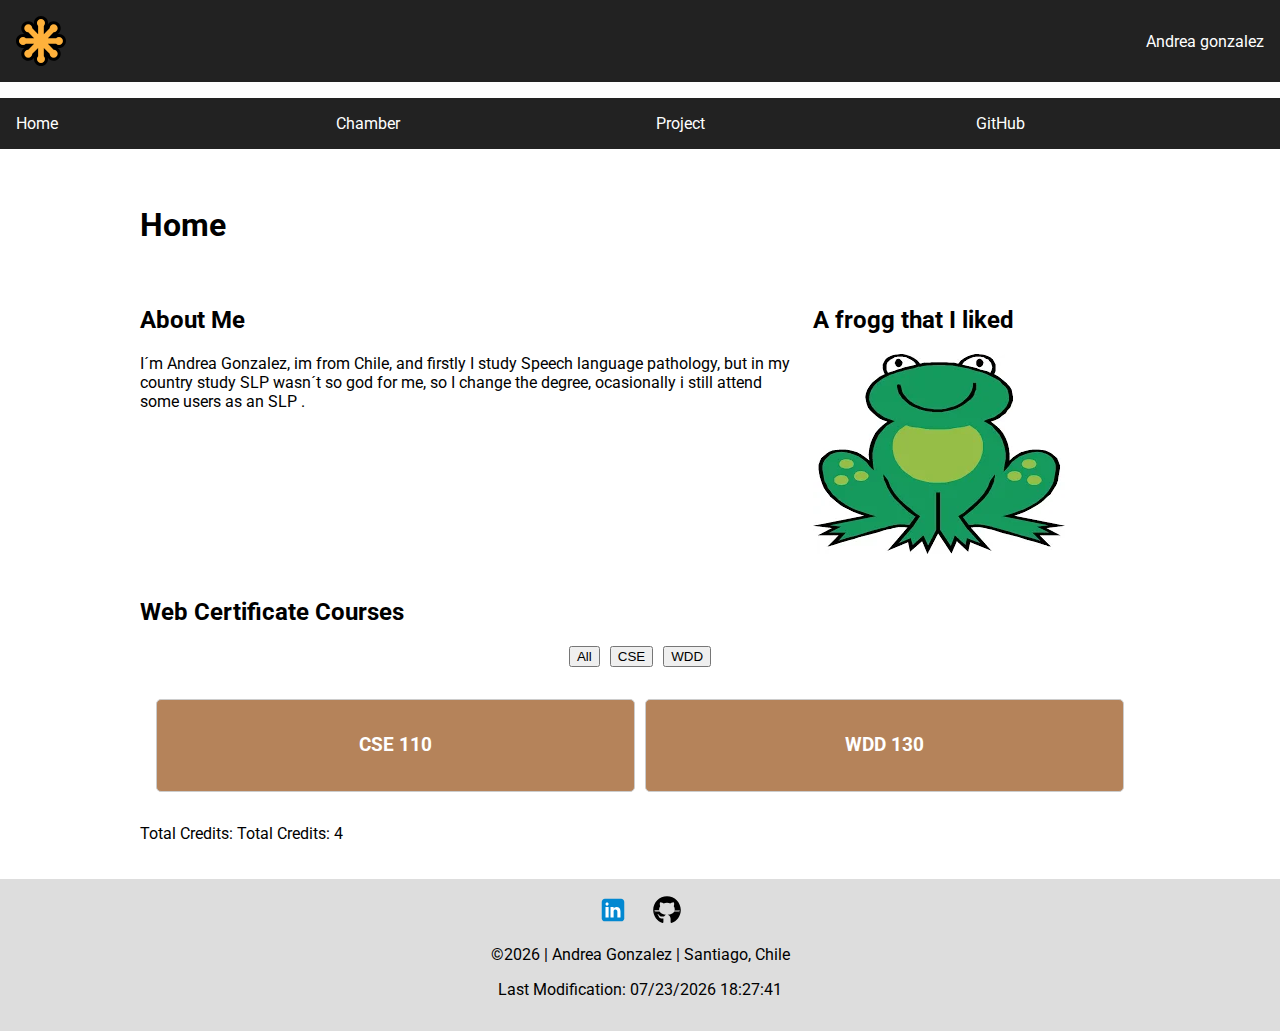
<file: index.html>
<!DOCTYPE html>
<html lang="en-US">
<head>
    <meta charset="UTF-8">
    <meta name="viewport" content="width=device-width, initial-scale=1.0">
    <title>WDD 231 - Course Home Page - Andrea Gonzalez</title>
    <meta name="description" content="This is the course home page for WDD 231, showcasing web development projects and course certification progress.">
    <meta name="author" content="Andrea Gonzalez">

    <link rel="preconnect" href="https://fonts.googleapis.com">
    <link rel="preconnect" href="https://fonts.gstatic.com" crossorigin>
    <link href="https://fonts.googleapis.com/css2?family=Roboto:wght@400;700&display=swap" rel="stylesheet">

    <link rel="stylesheet" href="styles/small.css">
    <link rel="stylesheet" href="styles/larger.css">

    <script src="scripts/navigation.js" defer></script>
    <script src="scripts/date.js" defer></script>
    <script src="scripts/courses.js" defer></script>
</head>
<body>
    <header>
        <img src="images/logo.svg" alt="Site Logo" width="50" height="50">
        <span>Andrea gonzalez</span>
        <button id="menu" aria-label="Toggle Menu">≡</button>
    </header>

    <nav>
        <ul class="navigation">
            <li><a href="index.html" class="active">Home</a></li>
            <li><a href="Chamber/index.html">Chamber</a></li>
            <li><a href="Project/index.html">Project</a></li>
            <li><a href="https://github.com/anndrea971" target="_blank">GitHub</a></li> </ul>
    </nav>

    <main>
        <h1>Home</h1>
        <section>
            <h2>About Me</h2>
            <p>I´m Andrea Gonzalez, im from Chile, and firstly I study Speech language pathology, but in my country study SLP wasn´t so god for me, so I change the degree, ocasionally i still attend some users as an SLP .</p>
        </section>

        <section>
            <h2>A frogg that I liked</h2>
            <img src="images/frog.webp" alt="A green frog sat" loading="lazy">
        </section>

        <section id="certificate">
            <h2>Web Certificate Courses</h2>
            <div class="filter-buttons">
                <button id="all">All</button>
                <button id="cse">CSE</button>
                <button id="wdd">WDD</button>
            </div>
            <div id="course-list">
                </div>
            <p>Total Credits: <span id="total-credits"></span></p>
        </section>
    </main>

    <footer>
        <div class="social-icons">
            <a href="#"><img src="images/icons8-linkedin.svg" alt="LinkedIn icon for thyis task" width="30"></a>
            <a href="#"><img src="images/icons8-github.svg" alt="GitHub icon for this task" width="30"></a>
        </div>
        <p>&copy;<span id="currentyear"></span> | Andrea Gonzalez | Santiago, Chile</p>
        <p id="lastModified"></p>
    </footer>
</body>
</html>
</file>
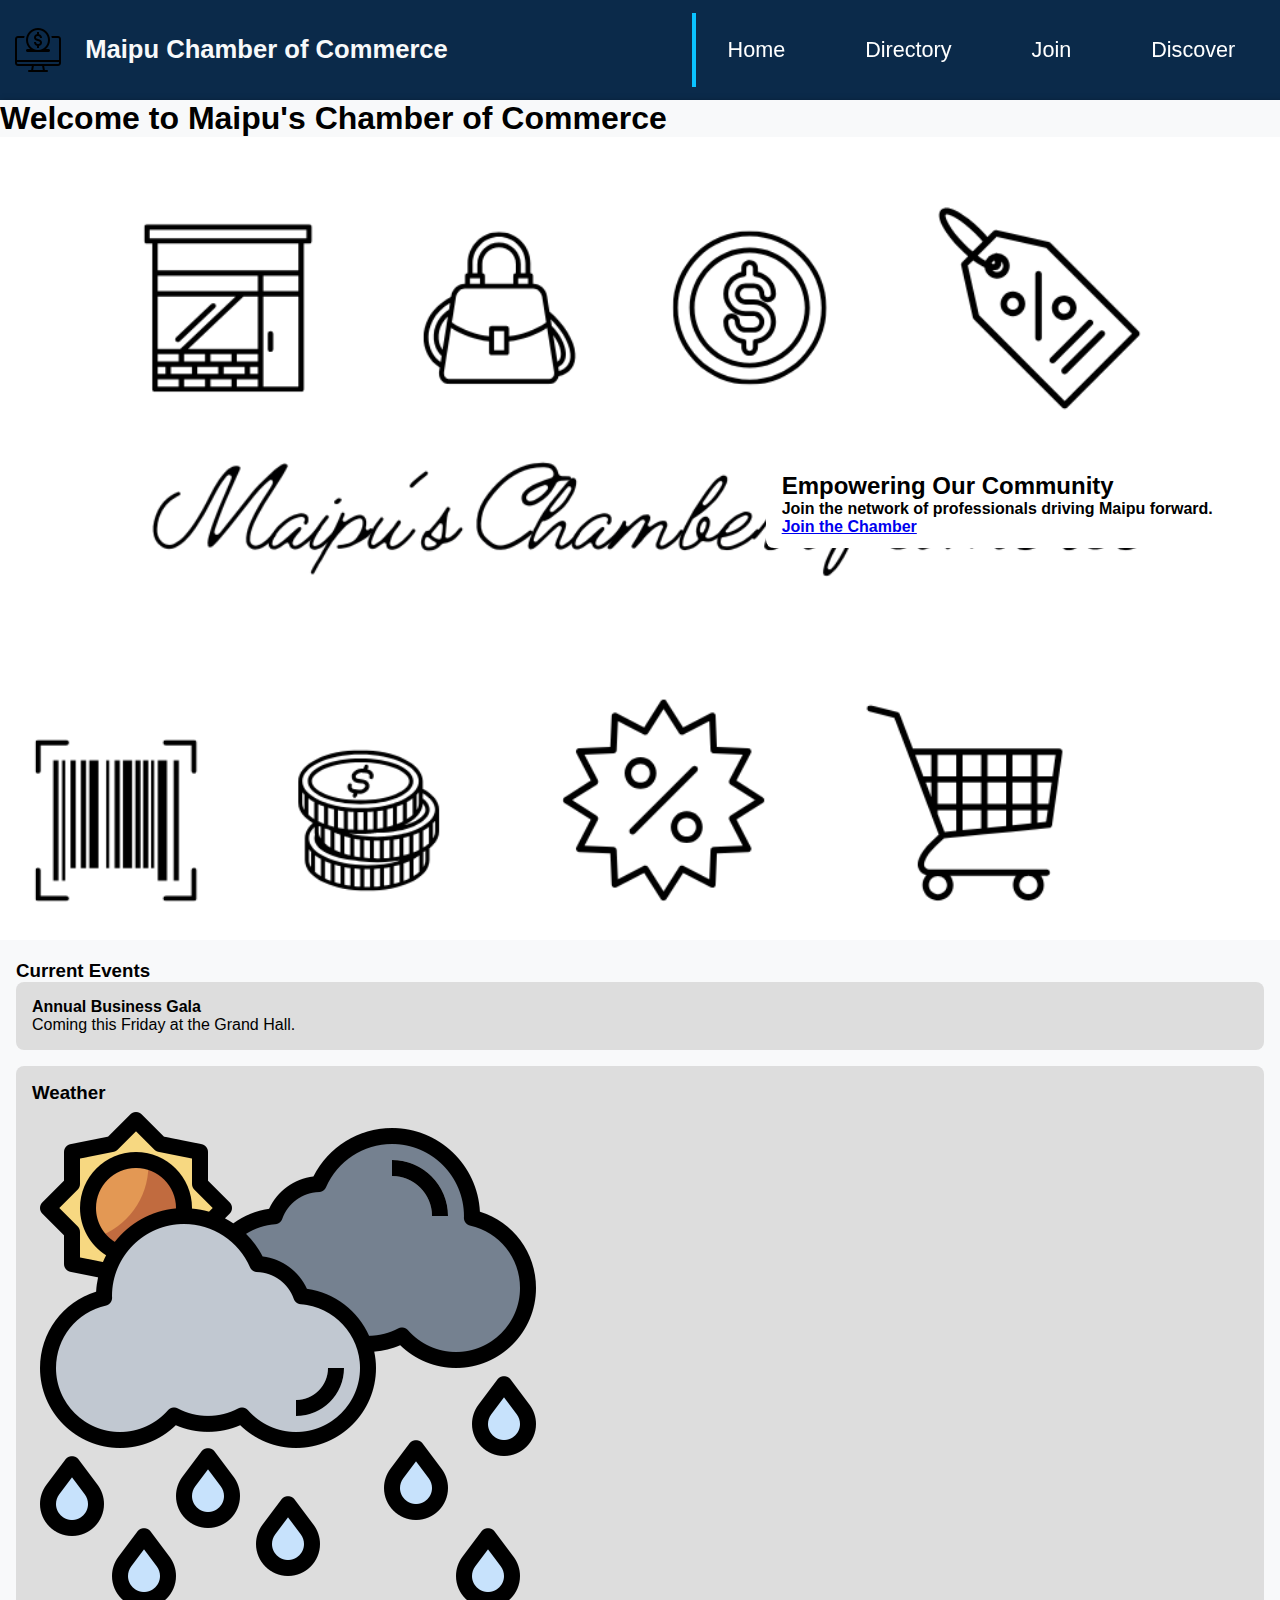
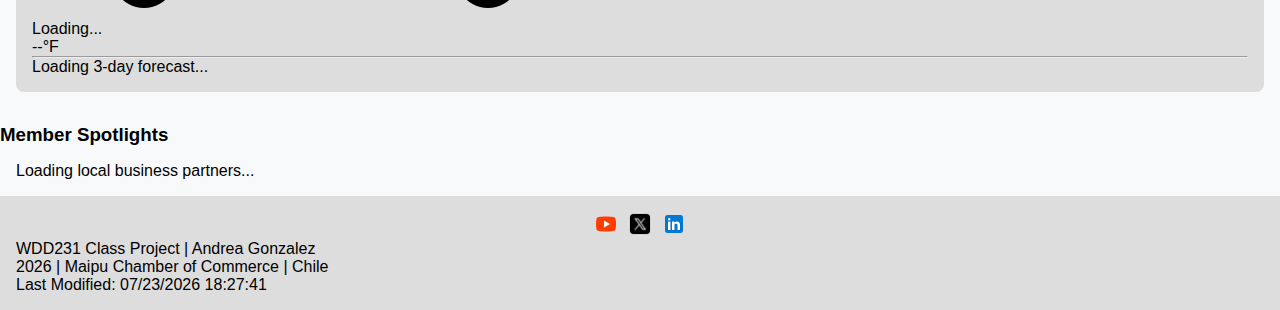
<file: chamber/index.html>
<!DOCTYPE html>
<html lang="en-US">
<head>
    <meta charset="UTF-8">
    <meta name="viewport" content="width=device-width, initial-scale=1.0">
    <title>WDD231 | Maipu Chamber of Commerce Home</title>

    <meta name="description" content="Welcome to the Maipu Chamber of Commerce home page. Connecting local businesses and community.">
    <meta name="author" content="Andrea Gonzalez">

    <meta property="og:title" content="Maipu Chamber of Commerce Home">
    <meta property="og:description" content="Connecting local businesses and community in Maipu.">
    <meta property="og:image" content="https://anndrea971.github.io/wdd231/chamber/images/share-image.jpg">
    <meta property="og:url" content="https://anndrea971.github.io/wdd231/chamber/index.html">
    <meta property="og:type" content="website">
    
    <link rel="icon" href="images/favicon.ico">

    <link rel="preconnect" href="https://fonts.googleapis.com">
    <link rel="preconnect" href="https://fonts.gstatic.com" crossorigin>
    <link href="https://fonts.googleapis.com/css2?family=Roboto:wght@400;700&display=swap" rel="stylesheet">

    <link rel="stylesheet" href="styles/main.css">
    <link rel="stylesheet" href="styles/base.css">

    <script src="scripts/main.js" defer></script>
    <script src="scripts/nav-footer.js" defer></script>
</head>

<body>
    <header class="header">
        <img src="images/chamber-logo.webp" alt="Chamber Logo" width="50" height="50" class="chamber-logo">

        <span>Maipu Chamber of Commerce</span>

        <button class="menu-btn" id="menu-btn" aria-label="Navigation">
            <img src="images/menu.svg" alt="Open Menu" width="32" height="32">
        </button>

        <div class="overlay" id="overlay"></div>

        <nav id="nav-bar" class="nav-bar">
            <button class="close-btn" id="close-btn" aria-label="Close Menu">
                <img src="images/cerrar.svg" alt="Close Button" width="32" height="32">
            </button>
            <ul class="nav-links">
                <li class="current"><a href="index.html">Home</a></li>
                <li><a href="directory.html">Directory</a></li>
                <li><a href="join.html">Join</a></li>
                <li><a href="discover.html">Discover</a></li>
            </ul>
        </nav>
    </header>

    <main>
        <h1>Welcome to Maipu's Chamber of Commerce</h1>

        <section class="hero">
            <picture>
                <source srcset="images/hero-large.webp" media="(min-width: 1000px)">
                <source srcset="images/hero-medium.webp" media="(min-width: 600px)">
                <img src="images/hero-small.webp" alt="Maipu's Business District" width="1200" height="600">
            </picture>
            <div class="cta">
                <h2>Empowering Our Community</h2>
                <p>Join the network of professionals driving Maipu forward.</p>
                <a href="join.html" class="btn">Join the Chamber</a>
            </div>
        </section>

        <div class="home-grid">
            <section class="events">
                <h3>Current Events</h3>
                <div class="event-card">
                    <h4>Annual Business Gala</h4>
                    <p>Coming this Friday at the Grand Hall.</p>
                </div>
            </section>

            <section class="weather-box">
                <h3>Weather</h3>
                <div id="current-weather">
                    <figure>
                        <img id="weather-icon" src="images/clima.png" alt="Weather icon">
                        <figcaption id="weather-desc">Loading...</figcaption>
                    </figure>
                    <p><span id="current-temp">--</span>&deg;F</p>
                </div>
                <hr>
                <div id="forecast">
                    <p>Loading 3-day forecast...</p>
                </div>
            </section>
        </div>

        <section class="spotlights">
            <h3>Member Spotlights</h3>
            <div id="member-container" class="grid">
                <p>Loading local business partners...</p>
            </div>
        </section>
    </main>

    <footer>

        <div class="social">
            <a href="#" target="_blank" rel="noopener noreferrer"><img src="images/youtube-icon.png" alt="YouTube" width="24"></a>
            <a href="#" target="_blank" rel="noopener noreferrer"><img src="images/twitter-icon.png" alt="Twitter" width="24"></a>
            <a href="#" target="_blank" rel="noopener noreferrer"><img src="images/linkedin-icon.png" alt="LinkedIn" width="24"></a>
        </div>

        <div class="details">
            <p>WDD231 Class Project | Andrea Gonzalez</p>
            <p><span id="currentyear"></span> | Maipu Chamber of Commerce | Chile</p>
            <p id="last-modified"></p>
        </div>
    </footer>
</body>
</html>
</file>
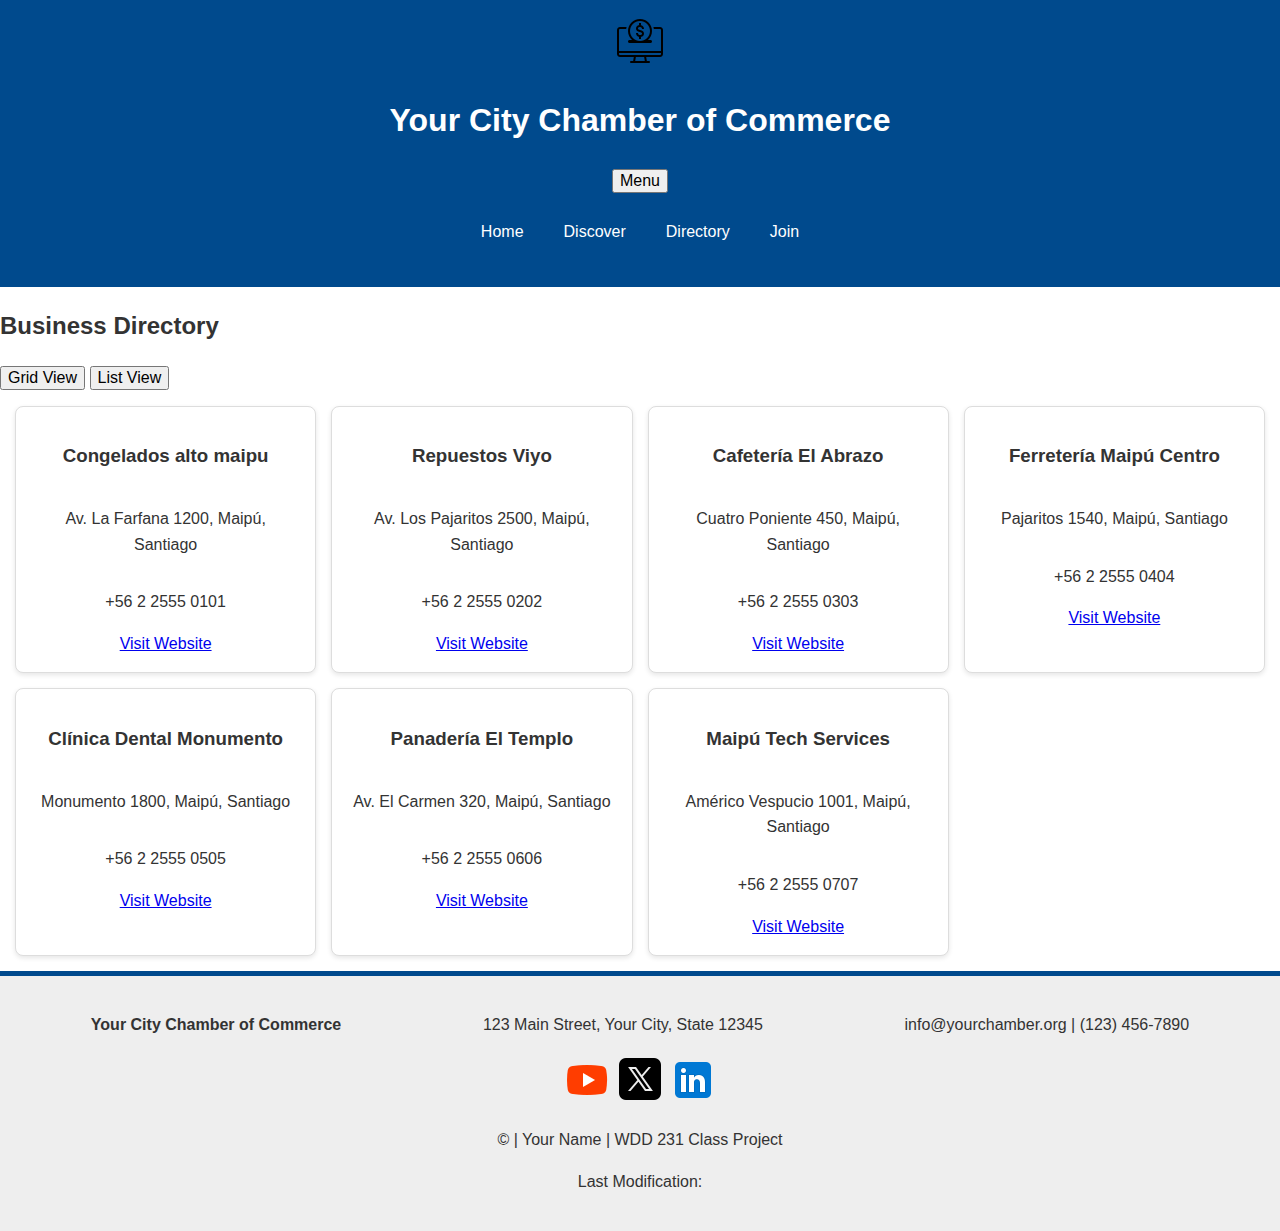
<file: chamber/directory.html>
<!DOCTYPE html>
<html lang="en">
<head>
    <meta charset="UTF-8">
    <meta name="viewport" content="width=device-width, initial-scale=1.0">
    <title>Business Directory | Your City Chamber of Commerce</title>
    
    <meta name="description" content="Directory of local businesses and organizations in our community.">
    <meta name="author" content="Your Name">
    <meta property="og:title" content="Chamber of Commerce Business Directory">
    <meta property="og:type" content="website">
    <meta property="og:image" content="https://yourdomain.com/chamber/images/share-image.jpg">
    <meta property="og:url" content="https://yourusername.github.io/wdd231/chamber/directory.html">
    
    <link rel="icon" href="images/favicon.ico">
    
    <link rel="stylesheet" href="styles/normalize.css">
    <link rel="stylesheet" href="styles/small.css">
    <link rel="stylesheet" href="styles/larger.css">
</head>
<body>
    <header>
        <div class="logo-container">
            <img src="images/chamber-logo.webp" alt="Chamber Logo">
            <h1>Your City Chamber of Commerce</h1>
        </div>
        <nav>
            <button id="menu-button">Menu</button>
            <ul class="nav-links">
                <li><a href="index.html">Home</a></li>
                <li><a href="discover.html">Discover</a></li>
                <li><a href="directory.html" class="active">Directory</a></li>
                <li><a href="join.html">Join</a></li>
            </ul>
        </nav>
    </header>

    <main>
        <h2>Business Directory</h2>
        
        <div class="menu-toggle">
            <button id="grid-view">Grid View</button>
            <button id="list-view">List View</button>
        </div>

        <article id="member-container" class="grid">
            </article>
    </main>

    <footer>
        <div class="footer-info">
            <p><strong>Your City Chamber of Commerce</strong></p>
            <p>123 Main Street, Your City, State 12345</p>
            <p>info@yourchamber.org | (123) 456-7890</p>
        </div>
        <div class="social-links">
            <a href="#"><img src="images/youtube-icon.png" alt="YouTube"></a>
            <a href="#"><img src="images/twitter-icon.png" alt="Twitter"></a>
            <a href="#"><img src="images/linkedin-icon.png" alt="LinkedIn"></a>
        </div>
        <div class="footer-copy">
            <p>&copy; <span id="currentyear"></span> | Your Name | WDD 231 Class Project</p>
            <p>Last Modification: <span id="lastModified"></span></p>
        </div>
    </footer>

    <script src="scripts/navigation.js"></script>
    <script src="scripts/directory.js"></script>
    <script src="scripts/getdates.js"></script>
</body>
</html>
</file>
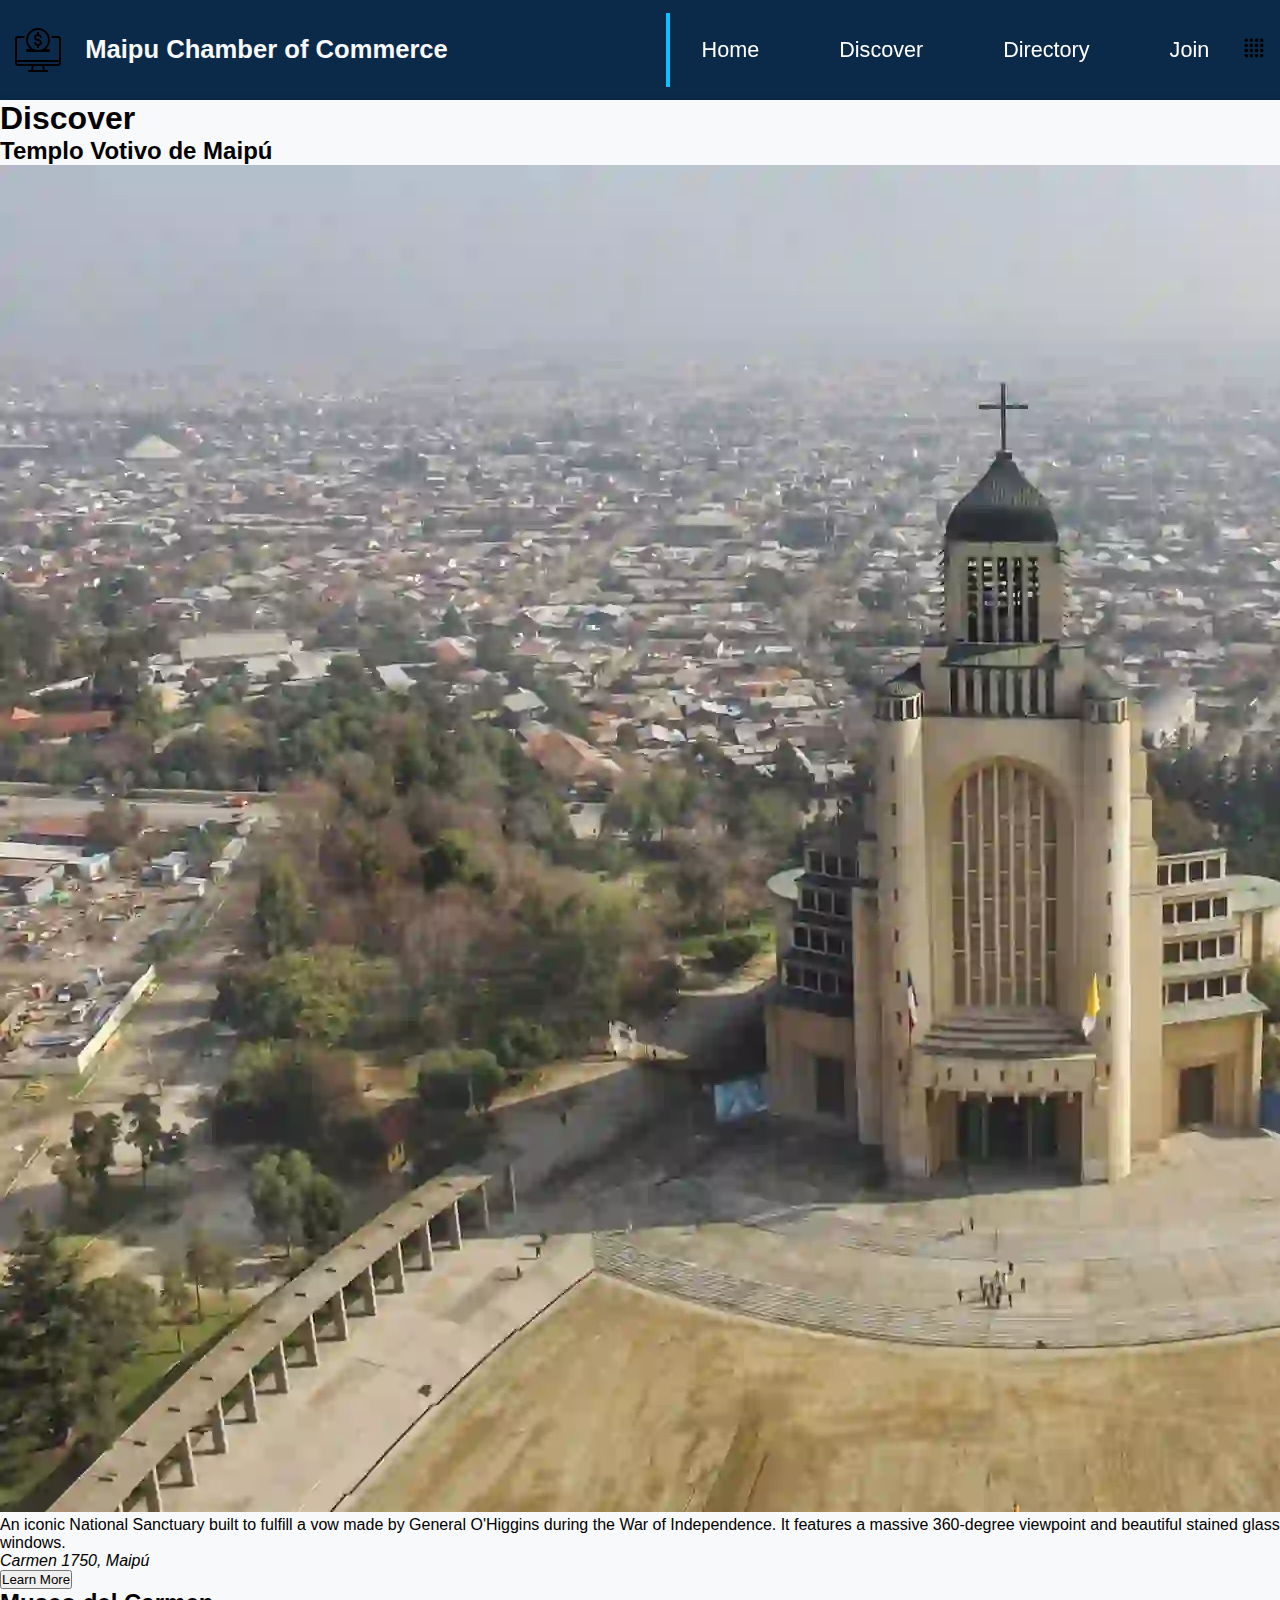
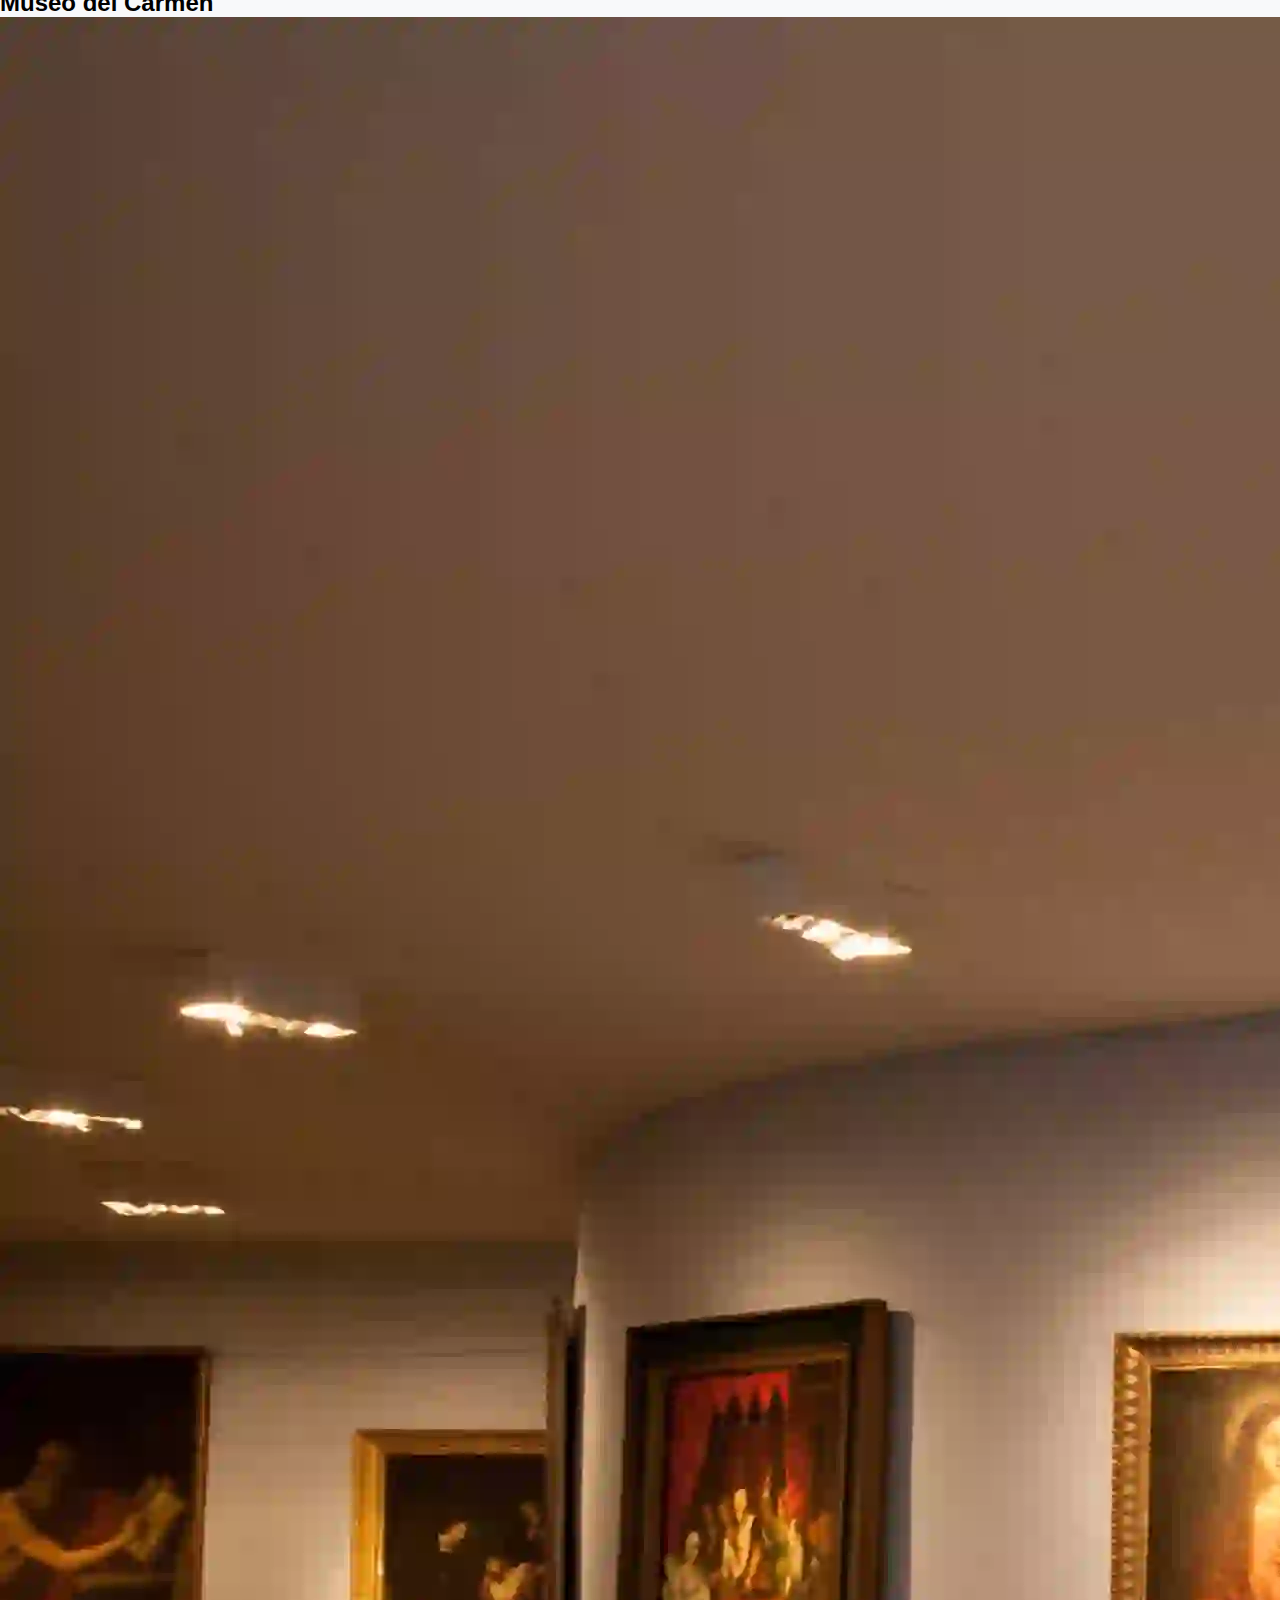
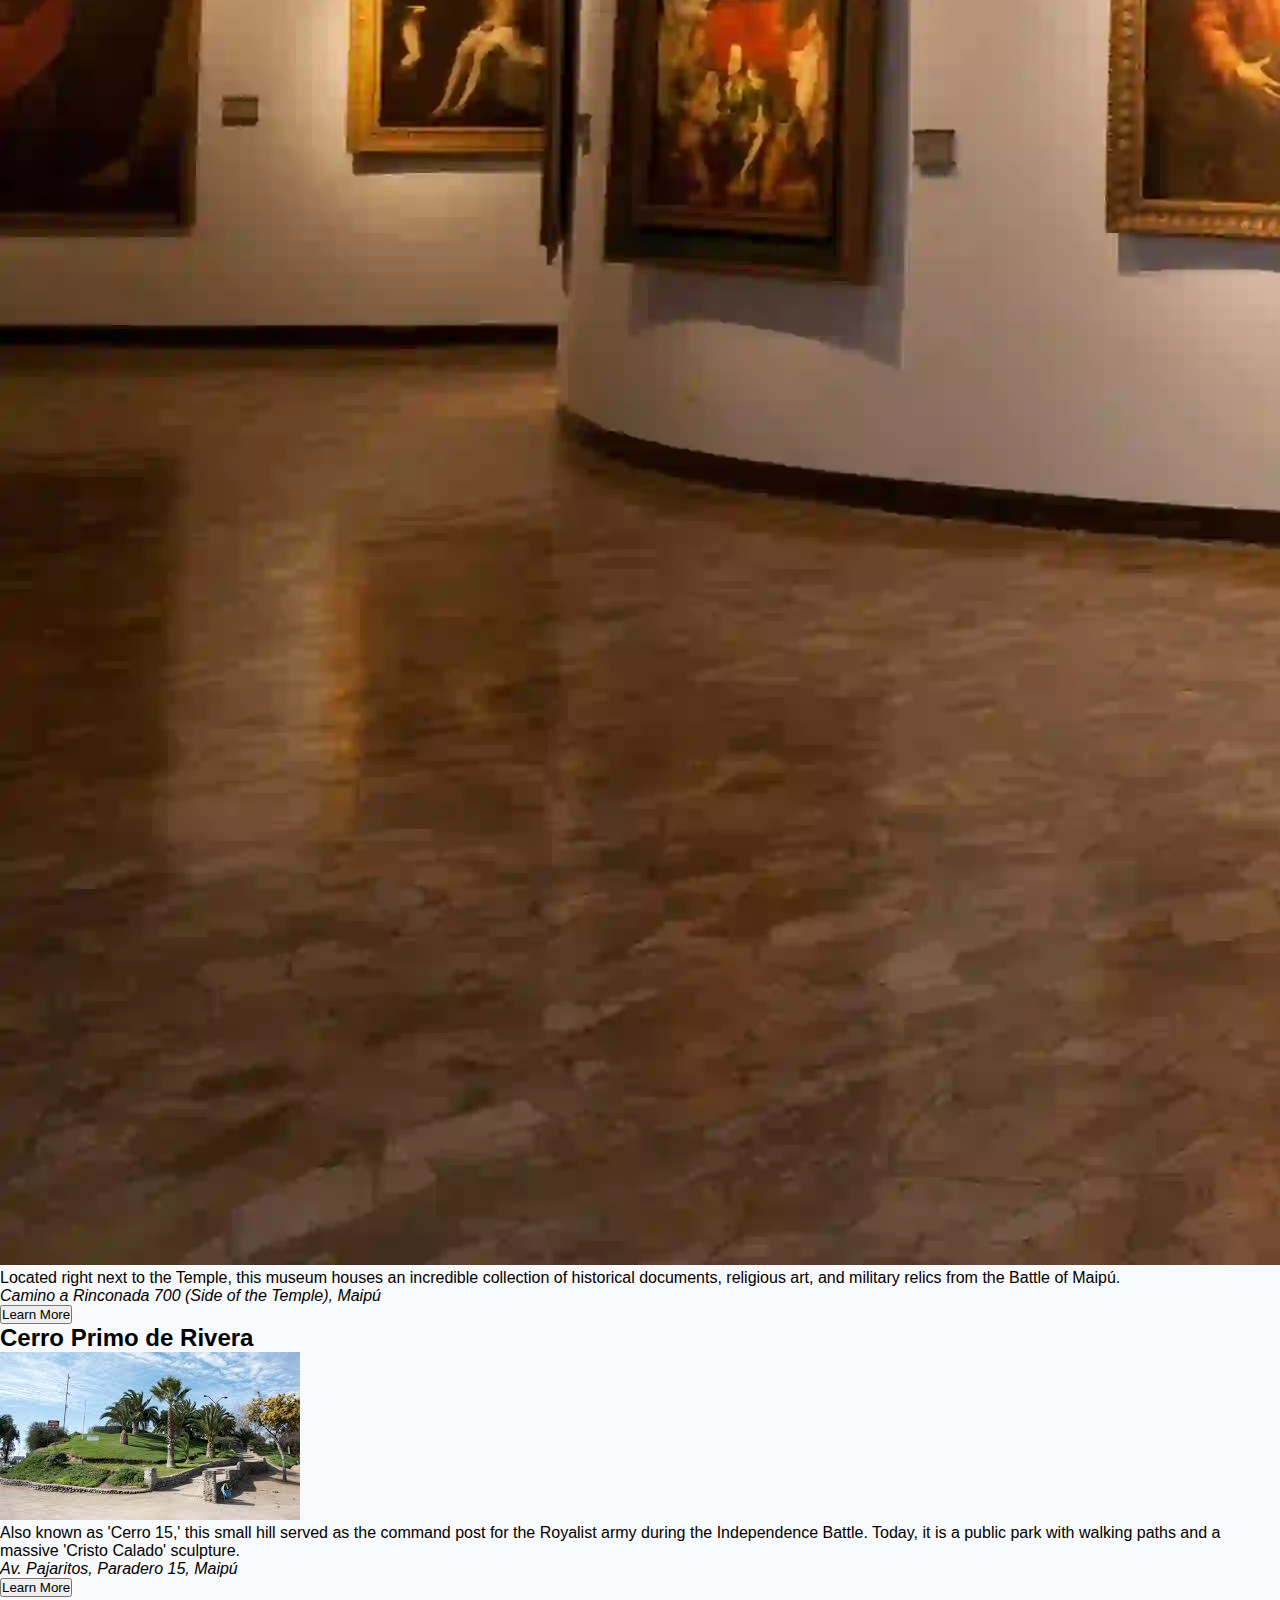
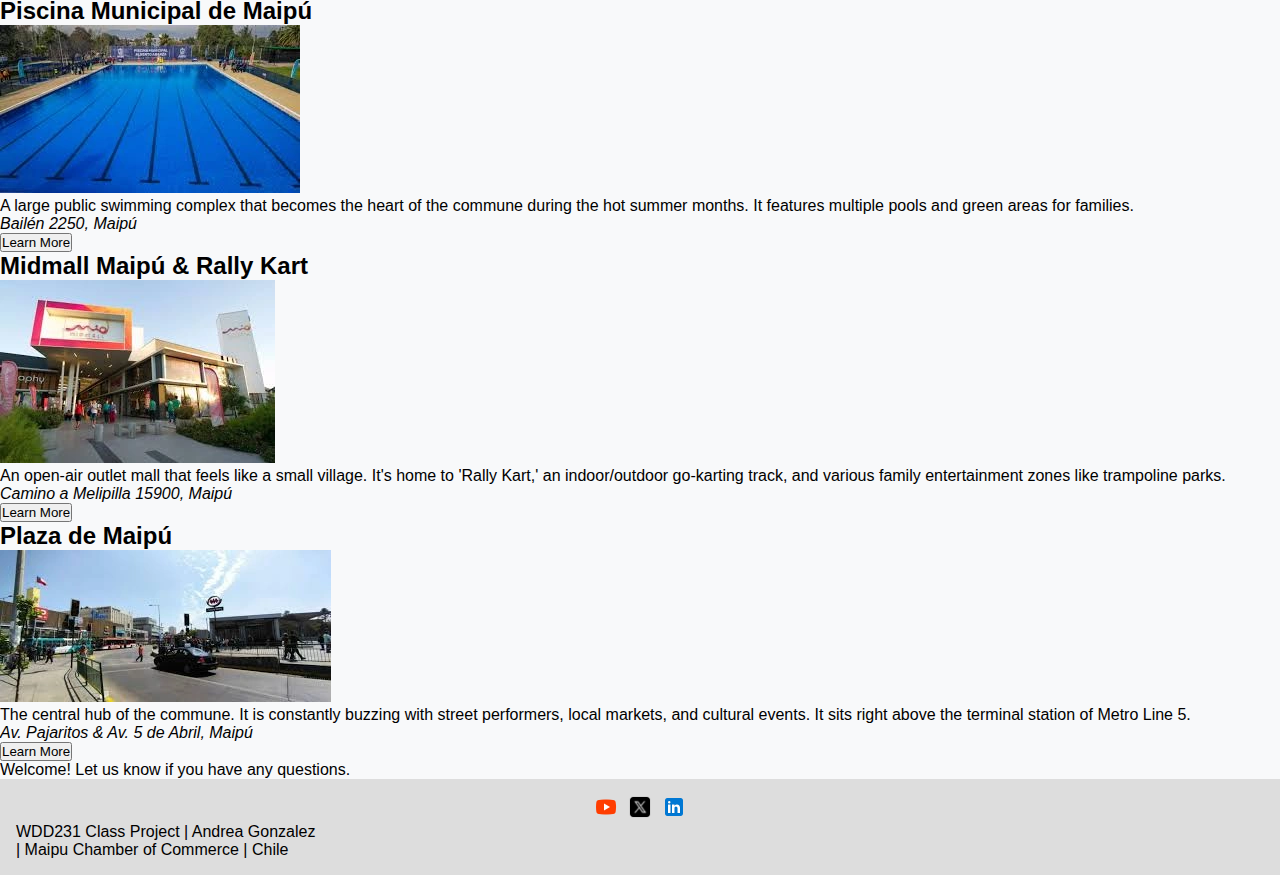
<file: chamber/discover.html>
<!DOCTYPE html>
<html lang="en-US">
  <head>
    <meta charset="UTF-8">
    <meta name="viewport" content="width=device-width, initial-scale=1.0">
    <title>Discover | Explore Local Maipu´s Businesses & Community Opportunities near your home</title>

    <meta name="description" content="Discover local businesses and community initiatives, help businesses grow and communities thrive.">
    <meta name="author" content="Andrea Gonzalez">

    <!-- Favicon -->
    <link rel="icon" href="../favicon/favicon.ico">
    <link rel="icon" type="image/png" sizes="32x32" href="../favicon/favicon-16x16.png">
    <link rel="icon" type="image/png" sizes="16x16" href="../favicon/favicon-32x32.png">
    <link rel="apple-touch-icon" sizes="180x180" href="../favicon/apple-touch-icon.png">

    <!-- Fonts -->
    <link rel="preconnect" href="https://fonts.googleapis.com" />
    <link rel="preconnect" href="https://fonts.gstatic.com" crossorigin />
     <link href="https://fonts.googleapis.com/css2?family=Roboto:wght@400;700&display=swap" rel="stylesheet"/>


    <!-- Open Graph / Facebook Meta Tags -->
    <meta property="og:title" content="Maipu Chamber | Explore Local Businesses & Community Opportunities">
    <meta property="og:description" content="Discover the vibrant world of local businesses and community initiatives.">
    <meta property="og:image" content="https://anndrea971.github.io/wdd231/chamber/images/chamber-og-image.webp">
    <meta property="og:url" content="https://anndrea971.github.io/wdd231/chamber/discover.html">
    <meta property="og:type" content="website">

    <!-- External Link for CSS and javaScript -->
    <link rel="stylesheet" href="styles/main.css">
    <link rel="stylesheet" href="styles/base.css">

    <script src="scripts/discover.js" type="module"></script>
    <script src="scripts/nav-footer.js" defer></script>
  </head>


  <body>

    <!-- Markup For The Header -->
    <header class="header">
      <img src="images/chamber-logo.webp" alt="Chamber Logo" width="50" height="50" class="maipu chamber-logo">

      <span>Maipu Chamber of Commerce</span>

      <button id="grid-btn" class="grid-btn" aria-label="Toggle Grid View"><img src="images/grid-view.svg" alt="Grid View" width="26" height="26" id="icon"></button>

      <button class="menu-btn" id="menu-btn" aria-label="Navigation"><img src="images/menu.svg" alt="Open Menu" width="32" height="32"></button>


      <div class="overlay" id="overlay"></div>

      <!-- Markup For The Navigation For Mobile View-->
      <nav id="nav-bar" class="nav-bar">
        <button class="close-btn" id="close-btn" aria-label="Toggle List View"><img src="images/cerrar.svg" alt="Close Button" width="32" height="32"></button>
        <ul>
          <li class="current"><a href="index.html">Home</a></li>
          <li><a href="discover.html">Discover</a></li>
          <li><a href="directory.html">Directory</a></li>
          <li><a href="join.html">Join</a></li>
        </ul>
      </nav>
    </header>

    <main>

      <h1>Discover</h1>

      <section id="card-container">
      </section>

      <p id="visit-message"></p>

    </main>



   <footer>

        <div class="social">
            <a href="#" target="_blank" rel="noopener noreferrer"><img src="images/youtube-icon.png" alt="YouTube icon" width="24"></a>
            <a href="#" target="_blank" rel="noopener noreferrer"><img src="images/twitter-icon.png" alt="Twitter icon" width="24"></a>
            <a href="#" target="_blank" rel="noopener noreferrer"><img src="images/linkedin-icon.png" alt="LinkedIn icon" width="24"></a>
        </div>

        <div class="details">
            <p>WDD231 Class Project | Andrea Gonzalez</p>
            <p><span id="currentyear"></span> | Maipu Chamber of Commerce | Chile</p>
            <p id="last-modified"></p>
        </div>
    </footer>
    
  </body>
</html>
</file>
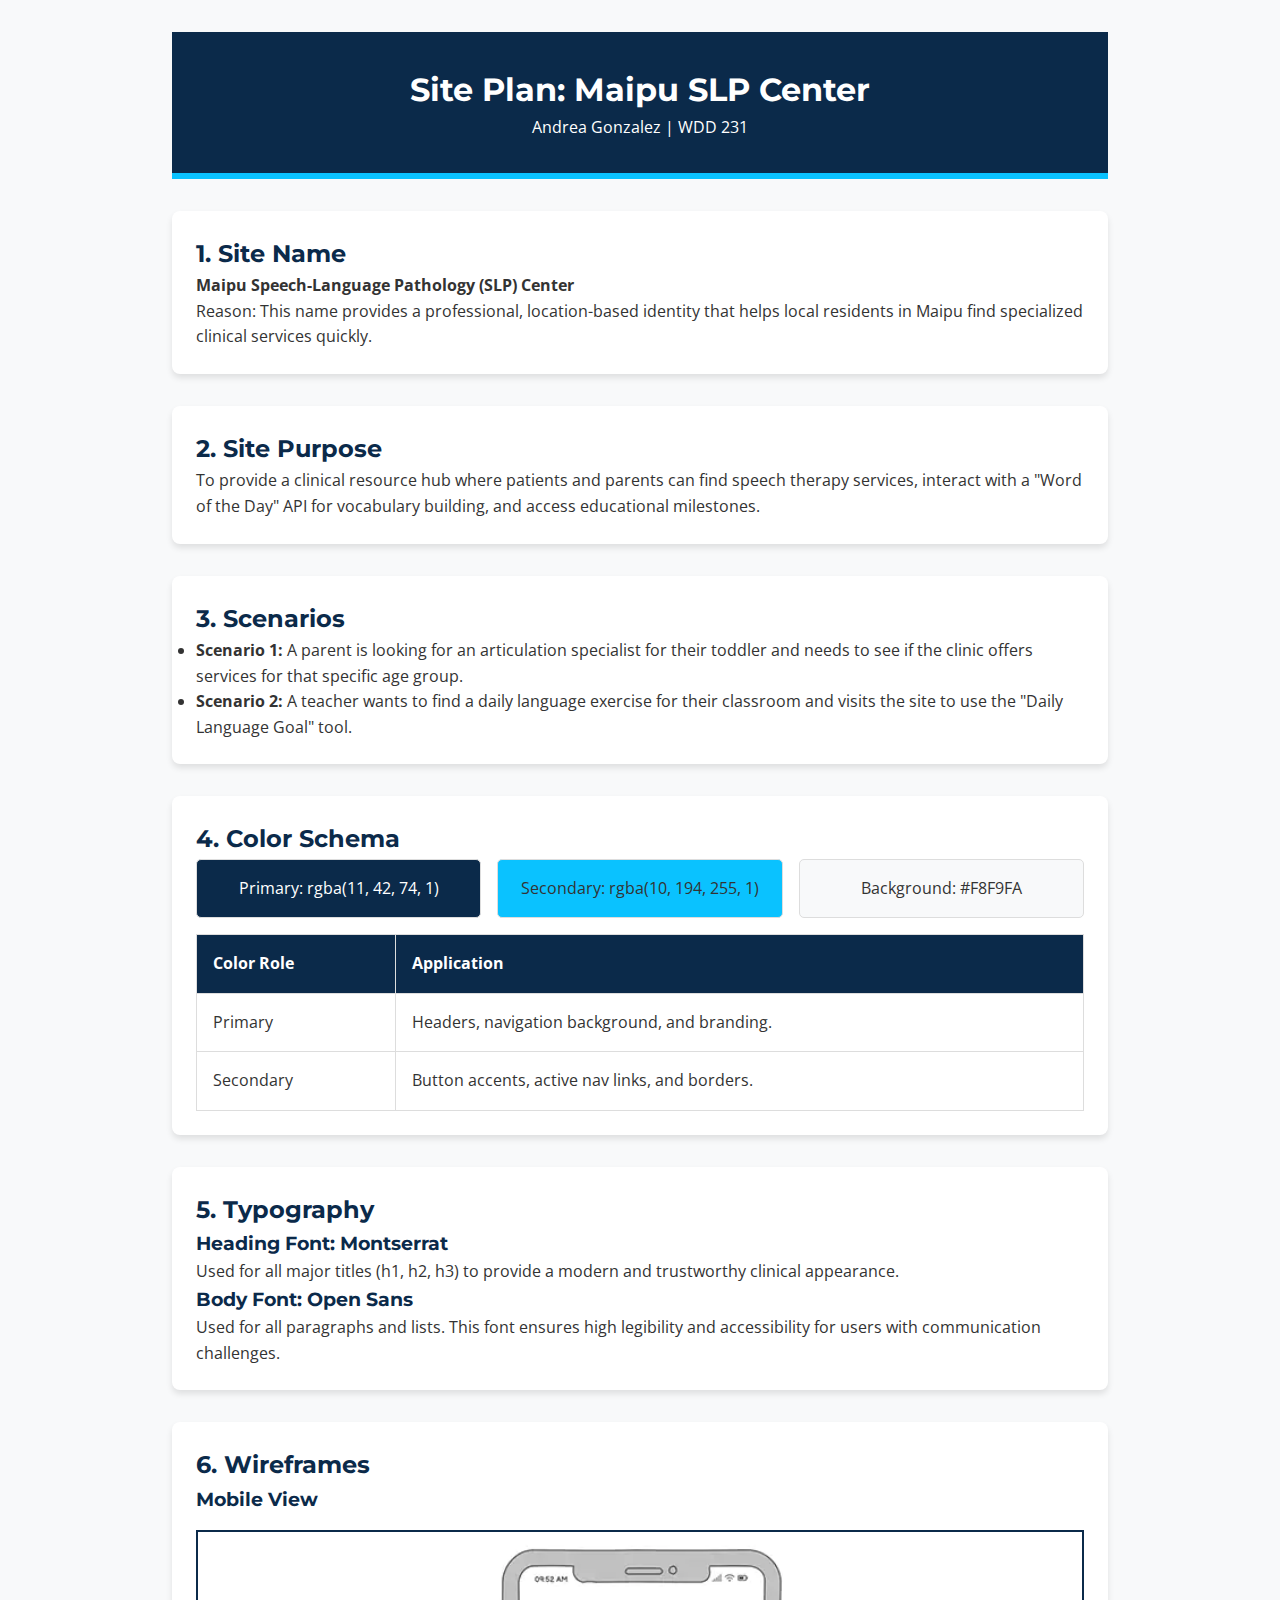
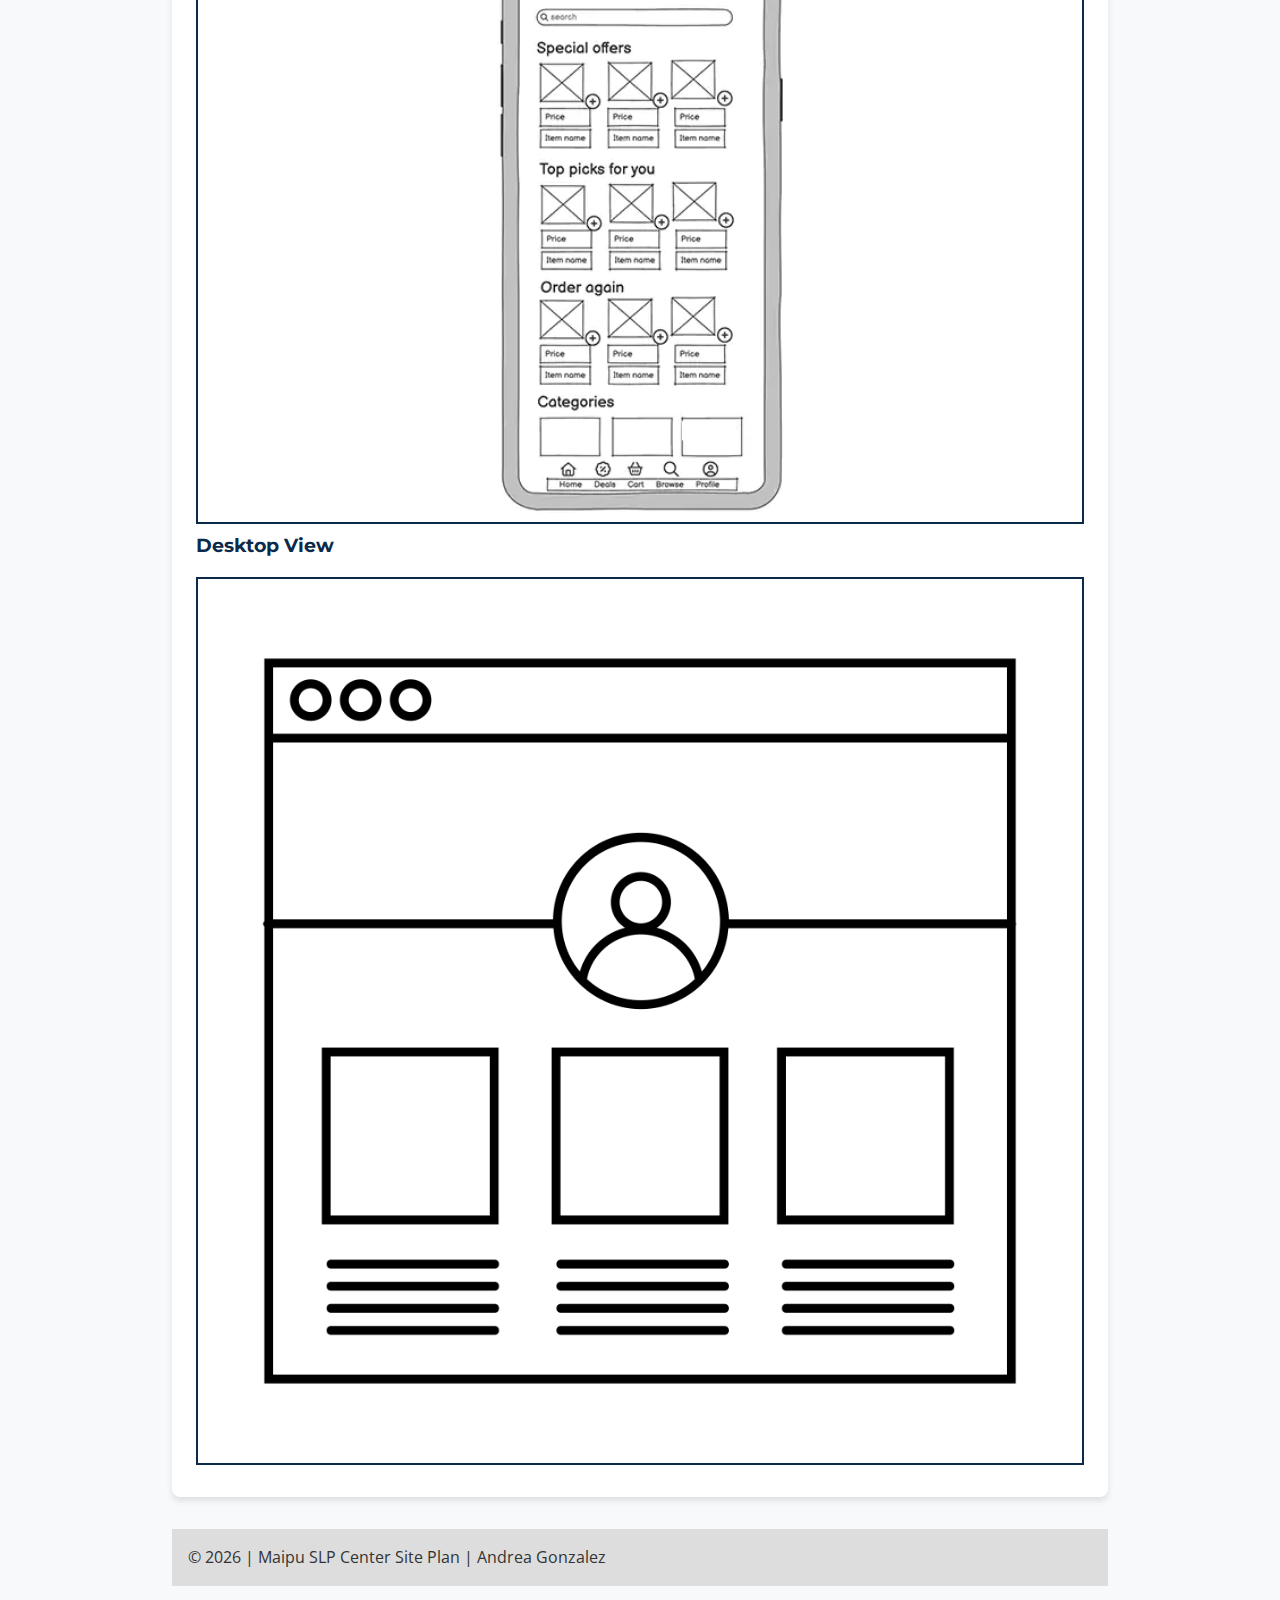
<file: projectw05/site-plan.html>
<!DOCTYPE html>
<html lang="en-US">
<head>
    <meta charset="UTF-8">
    <meta name="viewport" content="width=device-width, initial-scale=1.0">
    <title>Site Plan | Maipu SLP Center</title>
    <link rel="preconnect" href="https://fonts.googleapis.com">
    <link rel="preconnect" href="https://fonts.gstatic.com" crossorigin>
    <link href="https://fonts.googleapis.com/css2?family=Montserrat:wght@700&family=Open+Sans:wght@400&display=swap" rel="stylesheet">
    <link rel="stylesheet" href="styles/base.css">
    <style>
        :root {
            --primary-color: rgba(11, 42, 74, 1);
            --secondary-color: rgba(10, 194, 255, 1);
            --accent-color: rgb(255, 255, 255);
            --background-color: rgba(248, 249, 250, 1);
        }

        body {
            background-color: var(--background-color);
            font-family: "Open Sans", sans-serif;
            line-height: 1.6;
            color: #333;
            padding: 2rem;
            max-width: 1000px;
            margin: 0 auto;
        }

        header {
            background-color: var(--primary-color);
            color: white;
            padding: 2rem;
            text-align: center;
            margin-bottom: 2rem;
            border-bottom: 6px solid var(--secondary-color);
        }

        h1, h2, h3 {
            font-family: "Montserrat", sans-serif;
            color: var(--primary-color);
        }

        header h1 { color: white; }

        section {
            background: white;
            padding: 1.5rem;
            margin-bottom: 2rem;
            border-radius: 8px;
            box-shadow: 0 4px 6px rgba(0,0,0,0.1);
        }

        .color-palette {
            display: flex;
            gap: 1rem;
            flex-wrap: wrap;
        }

        .color-box {
            flex: 1;
            min-width: 150px;
            padding: 1rem;
            text-align: center;
            border: 1px solid #ddd;
            border-radius: 5px;
        }

        .wireframe-img {
            width: 100%;
            height: auto;
            border: 2px solid var(--primary-color);
            margin-top: 1rem;
        }

        table {
            width: 100%;
            border-collapse: collapse;
            margin-top: 1rem;
        }

        th, td {
            padding: 1rem;
            border: 1px solid #ddd;
            text-align: left;
        }

        th { background-color: var(--primary-color); color: white; }
    </style>
</head>
<body>

    <header>
        <h1>Site Plan: Maipu SLP Center</h1>
        <p>Andrea Gonzalez | WDD 231</p>
    </header>

    <main>
        <section>
            <h2>1. Site Name</h2>
            <p><strong>Maipu Speech-Language Pathology (SLP) Center</strong></p>
            <p>Reason: This name provides a professional, location-based identity that helps local residents in Maipu find specialized clinical services quickly.</p>
        </section>

        <section>
            <h2>2. Site Purpose</h2>
            <p>To provide a clinical resource hub where patients and parents can find speech therapy services, interact with a "Word of the Day" API for vocabulary building, and access educational milestones.</p>
        </section>

        <section>
            <h2>3. Scenarios</h2>
            <ul>
                <li><strong>Scenario 1:</strong> A parent is looking for an articulation specialist for their toddler and needs to see if the clinic offers services for that specific age group.</li>
                <li><strong>Scenario 2:</strong> A teacher wants to find a daily language exercise for their classroom and visits the site to use the "Daily Language Goal" tool.</li>
            </ul>
        </section>

        <section>
            <h2>4. Color Schema</h2>
            <div class="color-palette">
                <div class="color-box" style="background-color: rgba(11, 42, 74, 1); color: white;">Primary: rgba(11, 42, 74, 1)</div>
                <div class="color-box" style="background-color: rgba(10, 194, 255, 1);">Secondary: rgba(10, 194, 255, 1)</div>
                <div class="color-box" style="background-color: rgba(248, 249, 250, 1);">Background: #F8F9FA</div>
            </div>
            <table>
                <tr>
                    <th>Color Role</th>
                    <th>Application</th>
                </tr>
                <tr>
                    <td>Primary</td>
                    <td>Headers, navigation background, and branding.</td>
                </tr>
                <tr>
                    <td>Secondary</td>
                    <td>Button accents, active nav links, and borders.</td>
                </tr>
            </table>
        </section>

        <section>
            <h2>5. Typography</h2>
            <h3>Heading Font: Montserrat</h3>
            <p>Used for all major titles (h1, h2, h3) to provide a modern and trustworthy clinical appearance.</p>
            <h3>Body Font: Open Sans</h3>
            <p>Used for all paragraphs and lists. This font ensures high legibility and accessibility for users with communication challenges.</p>
        </section>

        <section>
            <h2>6. Wireframes</h2>
            <h3>Mobile View</h3>
            <img src="images/wireframe-mobile.png" alt="Mobile Wireframe Placeholder" class="wireframe-img">
            
            
            <h3>Desktop View</h3>
            <img src="images/wireframe-desktop.png" alt="Desktop Wireframe Placeholder" class="wireframe-img">
            
        </section>
    </main>

    <footer>
        <p>&copy; 2026 | Maipu SLP Center Site Plan | Andrea Gonzalez</p>
    </footer>

</body>
</html>
</file>
<file: styles/small.css>
/* Base Mobile Styles */
body { font-family: 'Roboto', sans-serif; margin: 0; padding: 0; }
header { background-color: #333; color: white; padding: 1rem; display: flex; align-items: center; justify-content: space-between; }

/* Navigation */
.navigation { display: none; list-style: none; padding: 0; background: #222; }
.navigation.show { display: block; }
.navigation li a { display: block; padding: 1rem; color: white; text-decoration: none; border-bottom: 1px solid #444; }

/* Ensure Flexbox is used to pass validation */
header {
    display: flex;
    align-items: center;
    justify-content: space-between;
    padding: 1rem;
    background-color: #222;
    color: white;
}

.filter-buttons {
    display: flex;
    justify-content: center;
    gap: 10px;
    margin: 1rem 0;
}

/* Course Cards */
#course-list { display: flex; flex-direction: column; gap: 10px; padding: 1rem; }
.course-card { padding: 1rem; border: 1px solid #ccc; background: #eee; text-align: center; border-radius: 5px; }
.course-card.completed { background: #b5835a; color: white; } /* Example color for completion */

/* Footer */
footer { background: #ddd; text-align: center; padding: 1rem; }
.social-icons img { width: 30px; margin: 0 10px; }
</file>
<file: styles/larger.css>
@media screen and (min-width: 600px) {
    /* Horizontal Nav */
    #menu { 
        display: none; 
    }

    .navigation { 
        display: flex; 
        background: #222; 
        justify-content: space-around; 
    }

    .navigation li { 
        flex: 1; 
    }

    .navigation li a {
        border-bottom: none;
    }

    /* Layout Grid */
    main {
        display: grid;
        grid-template-columns: 2fr 1fr;
        gap: 20px;
        max-width: 1000px;
        margin: 0 auto;
        padding: 20px;
    }

    h1, #certificate { 
        grid-column: 1 / -1; 
    }

    /* Course Grid */
    #course-list {
        display: grid;
        grid-template-columns: repeat(auto-fit, minmax(200px, 1fr));
    }
}
</file>
<file: chamber/styles/main.css>
/* ---------------------------------- Home Page --------------------------------- */
main {
  flex: 1;
  background-color: var(--background-color);
  width: 100%;
  box-shadow: 2px 2px 6px var(--shadow-color);
}

.hero { position: relative; }
main picture img { width: 100%; height: auto; object-fit: cover; }

.cta {
  display: inline-block;
  padding: 12px 16px;
  background-color: var(--accent-color);
  position: absolute;
  top: 10%;
  right: 4%;
  border-radius: 8px;
  text-decoration: none;
  font-weight: bold;
  color: black;
}

.business-profile, .home-grid {
  display: grid;
  grid-template-columns: 1fr;
  padding: 1rem;
}

.business-section, .event-card, .weather-box {
  background: var(--bg-muted);
  margin-bottom: 1rem;
  padding: 1rem;
  border-radius: 8px;
}

/* --------------------------------- Directory Page ------------------------------- */
#member-container.grid {
  display: grid;
  grid-template-columns: repeat(auto-fit, minmax(250px, 1fr));
  gap: 1rem;
  padding: 1rem;
}

.section {
  background: white;
  padding: 1rem;
  box-shadow: 1px 1px 5px var(--shadow-color);
  text-align: center;
}

.section img {
  max-width: 100%;
  height: 100px;
  object-fit: contain;
}

/* List View Toggle */
#member-container.list {
  display: flex;
  flex-direction: column;
}

.list .section {
  display: grid;
  grid-template-columns: 1fr 1fr 1fr;
  text-align: left;
  align-items: center;
}

.list .img { display: none; }

/* ---------------------------------- Responsive (Content) --------------------------------- */
@media (min-width: 38rem) {
  .business-profile { grid-template-columns: repeat(3, 1fr); gap: 1rem; }
  .cta { top: 40%; }
}
</file>
<file: chamber/styles/base.css>
/* -------------------------------------- General Styling --------------------------------------- */
*, *::before, *::after {
  margin: 0;
  padding: 0;
  box-sizing: border-box;
}

:root {
  --primary-color: rgba(11, 42, 74, 1);
  --accent-color: rgb(255, 255, 255);
  --secondary-color: rgba(10, 194, 255, 1);
  --background-color: rgba(248, 249, 250, 1);
  --bg-muted: rgb(221, 221, 221);
  --shadow-color: rgba(0, 0, 0, 0.5);
  --list-odd-bg: rgba(33, 158, 188, 0.4);
  --text-font: "Open Sans", sans-serif;
  --heading-font: "Montserrat", sans-serif;
}

body {
  min-height: 100vh;
  display: flex;
  flex-direction: column;
  position: relative;
  width: 100%;
  font-family: var(--text-font);
}

/* -------------------------------------- Header & Nav --------------------------------------- */
.header {
  width: 100%;
  display: grid;
  grid-template-columns: 24px auto 44px 44px;
  align-items: center;
  padding: 0.8rem;
  background: var(--primary-color);
  color: var(--background-color);
}

header span {
  font-size: 1.6rem;
  font-weight: bold;
  padding-left: 1.4rem;
}

.menu-btn, .grid-btn {
  background: none;
  border: none;
  cursor: pointer;
}

.nav-bar {
  background: var(--primary-color);
  width: 80%;
  height: 100vh;
  position: fixed;
  top: 0;
  right: 0;
  transform: translateX(100%);
  z-index: 1000;
  transition: all 0.6s ease;
}

.nav-bar.show { transform: translateX(0); }

.nav-bar ul li { list-style: none; padding: 1.5rem 2rem; }
.nav-bar ul li a { color: var(--accent-color); text-decoration: none; font-size: 1.35rem; }
.nav-bar ul li.current { border-left: 4px solid var(--secondary-color); }

.overlay {
  position: fixed;
  inset: 0;
  background-color: var(--shadow-color);
  opacity: 0;
  z-index: 900;
  pointer-events: none;
  transition: 0.8s;
}
.overlay.active { opacity: 1; pointer-events: auto; }

/* -------------------------------------- Footer --------------------------------------- */
footer {
  width: 100%;
  background: var(--bg-muted);
  padding: 1rem;
}

footer .social {
  display: flex;
  justify-content: center;
  gap: 10px;
}

/* -------------------------------------- Responsive (Base) --------------------------------------- */
@media (min-width: 38rem) {
  .menu-btn, .close-btn { display: none; }
  .header { grid-template-areas: "logo title nav grid"; grid-template-columns: auto 1fr auto auto; }
  .nav-bar { position: static; height: auto; transform: none; display: flex; grid-area: nav; }
  .nav-bar ul { display: flex; gap: 1rem; }
}
</file>
<file: chamber/styles/small.css>
/* Base Styles & Typography */
:root {
    --primary-color: #004a8d; /* Example: Deep Blue for Maipú */
    --secondary-color: #d10a11; /* Example: Red accent */
    --accent-color: #f4f4f4;
    --text-color: #333;
}

body {
    font-family: 'Roboto', Helvetica, sans-serif;
    color: var(--text-color);
    line-height: 1.6;
}

/* Header & Nav */
header {
    background-color: var(--primary-color);
    color: white;
    padding: 1rem;
    text-align: center;
}

nav ul {
    list-style: none;
    padding: 0;
}

nav a {
    color: white;
    text-decoration: none;
    display: block;
    padding: 10px;
}

/* --- Directory Grid View (Default) --- */
#member-container.grid {
    display: grid;
    grid-template-columns: 1fr; /* Mobile is one column */
    gap: 15px;
    padding: 15px;
}

#member-container.grid section {
    border: 1px solid #ddd;
    background-color: white;
    padding: 1rem;
    text-align: center;
    border-radius: 8px;
    box-shadow: 0 2px 5px rgba(0,0,0,0.1);
    display: flex;
    flex-direction: column;
    align-items: center;
}

#member-container.grid img {
    display: block;
    max-width: 150px;
    height: auto;
    margin-bottom: 10px;
}

/* --- Directory List View --- */
#member-container.list {
    display: flex;
    flex-direction: column;
    padding: 15px;
}

#member-container.list section {
    display: grid;
    grid-template-columns: 1.5fr 1fr 1fr;
    align-items: center;
    padding: 10px;
    border-bottom: 1px solid #ccc;
    text-align: left;
}

#member-container.list img {
    display: none; /* Hide images in list view per wireframe style */
}

#member-container.list section h3 {
    margin: 0;
    font-size: 1rem;
}

#member-container.list section p {
    margin: 0;
    font-size: 0.9rem;
}

/* Footer */
footer {
    background-color: #eee;
    padding: 20px;
    text-align: center;
    border-top: 5px solid var(--primary-color);
}
</file>
<file: chamber/styles/larger.css>
/* Media Query for Desktop (roughly 600px+) */
@media screen and (min-width: 600px) {
    #member-container.grid {
        grid-template-columns: repeat(auto-fit, minmax(300px, 1fr));
    }

    nav ul {
        display: flex;
        justify-content: center;
        gap: 20px;
    }

    .footer-info {
        display: flex;
        justify-content: space-around;
        text-align: left;
    }
}
</file>
<file: projectw05/styles/base.css>
/* -------------------------------------- General Styling --------------------------------------- */
*, *::before, *::after {
  margin: 0;
  padding: 0;
  box-sizing: border-box;
}

:root {
  --primary-color: rgba(11, 42, 74, 1);
  --accent-color: rgb(255, 255, 255);
  --secondary-color: rgba(10, 194, 255, 1);
  --background-color: rgba(248, 249, 250, 1);
  --bg-muted: rgb(221, 221, 221);
  --shadow-color: rgba(0, 0, 0, 0.5);
  --list-odd-bg: rgba(33, 158, 188, 0.4);
  --text-font: "Open Sans", sans-serif;
  --heading-font: "Montserrat", sans-serif;
}

body {
  min-height: 100vh;
  display: flex;
  flex-direction: column;
  position: relative;
  width: 100%;
  font-family: var(--text-font);
}

/* -------------------------------------- Header & Nav --------------------------------------- */
.header {
  width: 100%;
  display: grid;
  grid-template-columns: 24px auto 44px 44px;
  align-items: center;
  padding: 0.8rem;
  background: var(--primary-color);
  color: var(--background-color);
}

header span {
  font-size: 1.6rem;
  font-weight: bold;
  padding-left: 1.4rem;
}

.menu-btn, .grid-btn {
  background: none;
  border: none;
  cursor: pointer;
}

.nav-bar {
  background: var(--primary-color);
  width: 80%;
  height: 100vh;
  position: fixed;
  top: 0;
  right: 0;
  transform: translateX(100%);
  z-index: 1000;
  transition: all 0.6s ease;
}

.nav-bar.show { transform: translateX(0); }

.nav-bar ul li { list-style: none; padding: 1.5rem 2rem; }
.nav-bar ul li a { color: var(--accent-color); text-decoration: none; font-size: 1.35rem; }
.nav-bar ul li.current { border-left: 4px solid var(--secondary-color); }

.overlay {
  position: fixed;
  inset: 0;
  background-color: var(--shadow-color);
  opacity: 0;
  z-index: 900;
  pointer-events: none;
  transition: 0.8s;
}
.overlay.active { opacity: 1; pointer-events: auto; }

/* -------------------------------------- Footer --------------------------------------- */
footer {
  width: 100%;
  background: var(--bg-muted);
  padding: 1rem;
}

footer .social {
  display: flex;
  justify-content: center;
  gap: 10px;
}

/* -------------------------------------- Responsive (Base) --------------------------------------- */
@media (min-width: 38rem) {
  .menu-btn, .close-btn { display: none; }
  .header { grid-template-areas: "logo title nav grid"; grid-template-columns: auto 1fr auto auto; }
  .nav-bar { position: static; height: auto; transform: none; display: flex; grid-area: nav; }
  .nav-bar ul { display: flex; gap: 1rem; }
}
</file>
